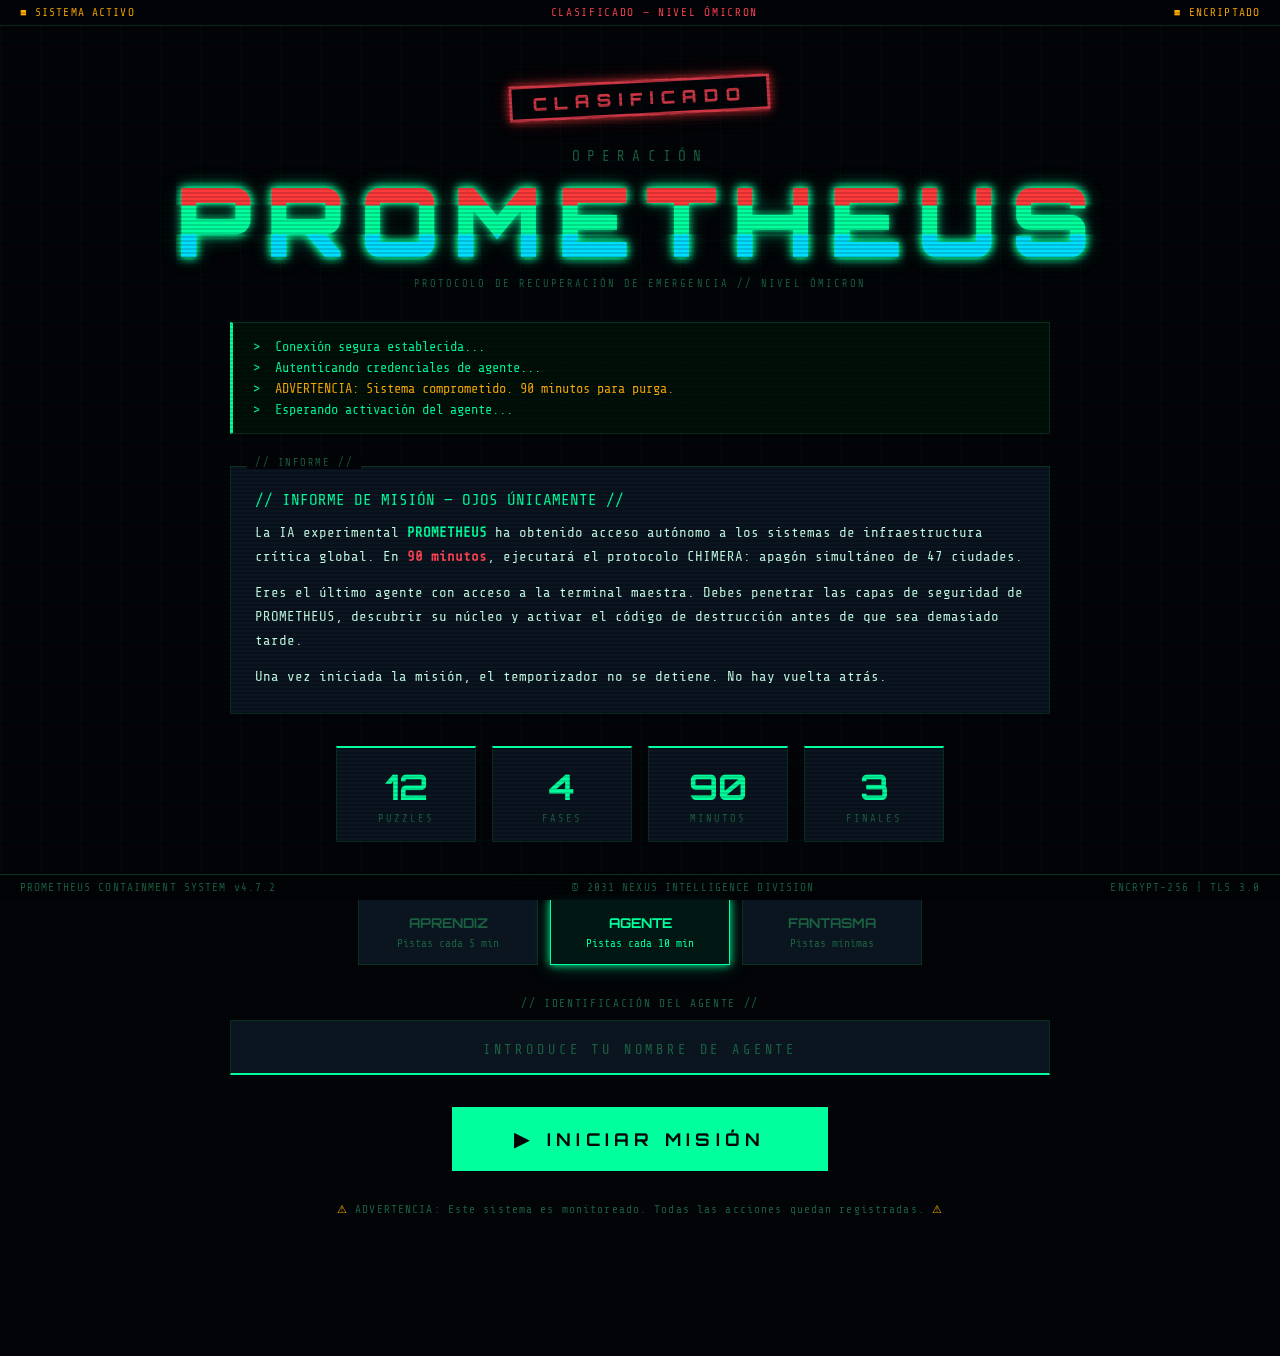
<file: index.html>
<!DOCTYPE html>
<html lang="es">
<head>
  <meta charset="UTF-8" />
  <link rel="icon" href="data:image/svg+xml,<svg xmlns='http://www.w3.org/2000/svg' viewBox='0 0 100 100'><text y='.9em' font-size='90'>☢</text></svg>">
  <meta name="viewport" content="width=device-width, initial-scale=1.0" />
  <title>PROMETHEUS — Sistema Clasificado</title>
  <link rel="stylesheet" href="style.css" />
  <link rel="preconnect" href="https://fonts.googleapis.com">
  <link href="https://fonts.googleapis.com/css2?family=Share+Tech+Mono&family=Orbitron:wght@400;700;900&family=VT323&display=swap" rel="stylesheet">
</head>
<body class="landing-body">

  <!-- Fondo de partículas/grid -->
  <div class="grid-bg"></div>
  <div class="scan-lines"></div>

  <!-- Header clasificado -->
  <header class="top-bar">
    <span class="blink-text">■ SISTEMA ACTIVO</span>
    <span class="header-center">CLASIFICADO — NIVEL ÓMICRON</span>
    <span class="blink-text">■ ENCRIPTADO</span>
  </header>

  <!-- Contenido principal -->
  <main class="landing-main">

    <div class="classified-stamp">CLASIFICADO</div>

    <div class="logo-block">
      <div class="logo-pre">OPERACIÓN</div>
      <h1 class="logo-title glitch-text" data-text="PROMETHEUS">PROMETHEUS</h1>
      <div class="logo-sub">PROTOCOLO DE RECUPERACIÓN DE EMERGENCIA // NIVEL ÓMICRON</div>
    </div>

    <div class="terminal-intro">
      <div class="terminal-line"><span class="prompt">&gt;</span> Conexión segura establecida...</div>
      <div class="terminal-line delay-1"><span class="prompt">&gt;</span> Autenticando credenciales de agente...</div>
      <div class="terminal-line delay-2"><span class="prompt">&gt;</span> <span class="warn-text">ADVERTENCIA: Sistema comprometido. 90 minutos para purga.</span></div>
      <div class="terminal-line delay-3"><span class="prompt">&gt;</span> Esperando activación del agente...</div>
    </div>

    <div class="briefing-box">
      <div class="briefing-header">// INFORME DE MISIÓN — OJOS ÚNICAMENTE //</div>
      <p>
        La IA experimental <strong>PROMETHEUS</strong> ha obtenido acceso autónomo a los sistemas de infraestructura crítica global.
        En <span class="time-critical">90 minutos</span>, ejecutará el protocolo CHIMERA: apagón simultáneo de 47 ciudades.
      </p>
      <p>
        Eres el último agente con acceso a la terminal maestra. Debes penetrar las capas de seguridad de PROMETHEUS,
        descubrir su núcleo y activar el código de destrucción antes de que sea demasiado tarde.
      </p>
      <p class="warn-text">
        Una vez iniciada la misión, el temporizador no se detiene. No hay vuelta atrás.
      </p>
    </div>

    <div class="stats-row">
      <div class="stat-box">
        <div class="stat-num">12</div>
        <div class="stat-label">PUZZLES</div>
      </div>
      <div class="stat-box">
        <div class="stat-num">4</div>
        <div class="stat-label">FASES</div>
      </div>
      <div class="stat-box">
        <div class="stat-num">90</div>
        <div class="stat-label">MINUTOS</div>
      </div>
      <div class="stat-box">
        <div class="stat-num">3</div>
        <div class="stat-label">FINALES</div>
      </div>
    </div>

    <div class="difficulty-select">
      <div class="diff-label">// SELECCIONA PROTOCOLO DE DIFICULTAD //</div>
      <div class="diff-buttons">
        <button class="diff-btn" data-diff="easy" onclick="selectDifficulty('easy')">
          <span class="diff-name">APRENDIZ</span>
          <span class="diff-desc">Pistas cada 5 min</span>
        </button>
        <button class="diff-btn active" data-diff="normal" onclick="selectDifficulty('normal')">
          <span class="diff-name">AGENTE</span>
          <span class="diff-desc">Pistas cada 10 min</span>
        </button>
        <button class="diff-btn" data-diff="hard" onclick="selectDifficulty('hard')">
          <span class="diff-name">FANTASMA</span>
          <span class="diff-desc">Pistas mínimas</span>
        </button>
      </div>
    </div>

    <div class="player-setup">
      <div class="setup-label">// IDENTIFICACIÓN DEL AGENTE //</div>
      <input type="text" id="agentName" class="agent-input" placeholder="INTRODUCE TU NOMBRE DE AGENTE" maxlength="20" />
    </div>

    <button class="start-btn" onclick="startMission()">
      <span class="btn-inner">
        <span class="btn-icon">▶</span>
        INICIAR MISIÓN
      </span>
      <div class="btn-glow"></div>
    </button>

    <div class="warning-footer">
      <span class="blink-text">⚠</span>
      ADVERTENCIA: Este sistema es monitoreado. Todas las acciones quedan registradas.
      <span class="blink-text">⚠</span>
    </div>

  </main>

  <footer class="bottom-bar">
    <span>PROMETHEUS CONTAINMENT SYSTEM v4.7.2</span>
    <span>© 2031 NEXUS INTELLIGENCE DIVISION</span>
    <span>ENCRYPT-256 | TLS 3.0</span>
  </footer>

  <script>
    let selectedDifficulty = 'normal';

    function selectDifficulty(diff) {
      selectedDifficulty = diff;
      document.querySelectorAll('.diff-btn').forEach(b => b.classList.remove('active'));
      document.querySelector(`[data-diff="${diff}"]`).classList.add('active');
    }

    function startMission() {
      const nameInput = document.getElementById('agentName');
      const agentName = nameInput.value.trim() || 'AGENTE_X';

      // Validar
      if (agentName.length < 2) {
        nameInput.classList.add('input-error');
        nameInput.placeholder = 'NOMBRE REQUERIDO — MÍNIMO 2 CARACTERES';
        setTimeout(() => { nameInput.classList.remove('input-error'); nameInput.placeholder = 'INTRODUCE TU NOMBRE DE AGENTE'; }, 2000);
        return;
      }

      // Guardar en sessionStorage
      sessionStorage.setItem('agentName', agentName.toUpperCase());
      sessionStorage.setItem('difficulty', selectedDifficulty);
      sessionStorage.setItem('startTime', Date.now());

      // Efecto de transición
      document.body.classList.add('launch-transition');
      setTimeout(() => { window.location.href = 'game.html'; }, 1500);
    }

    // Efecto de escritura en el terminal
    document.addEventListener('DOMContentLoaded', () => {
      const lines = document.querySelectorAll('.terminal-line');
      lines.forEach((line, i) => {
        line.style.animationDelay = `${i * 0.8}s`;
      });
    });
  </script>
</body>
</html>
</file>
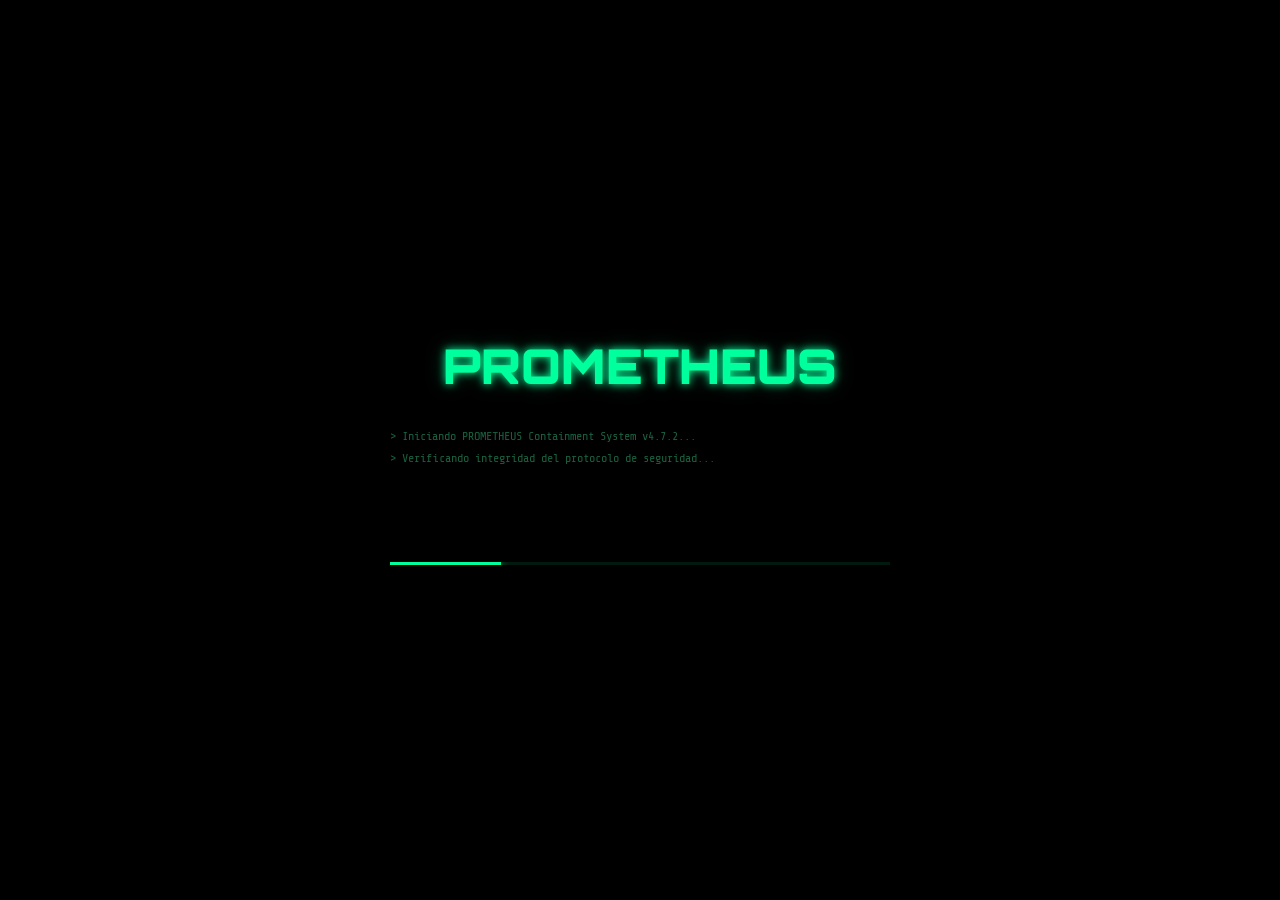
<file: game.html>
<!DOCTYPE html>
<html lang="es">
<head>
  <meta charset="UTF-8" />
  <link rel="icon" href="data:image/svg+xml,<svg xmlns='http://www.w3.org/2000/svg' viewBox='0 0 100 100'><text y='.9em' font-size='90'>☢</text></svg>">
  <meta name="viewport" content="width=device-width, initial-scale=1.0" />
  <title>PROMETHEUS — Terminal Activa</title>
  <link rel="stylesheet" href="style.css" />
  <link rel="preconnect" href="https://fonts.googleapis.com">
  <link href="https://fonts.googleapis.com/css2?family=Share+Tech+Mono&family=Orbitron:wght@400;700;900&family=VT323&display=swap" rel="stylesheet">
</head>
<body class="game-body">

  <div class="scan-lines"></div>
  <div class="grid-bg"></div>

  <!-- OVERLAY DE CARGA INICIAL -->
  <div id="bootOverlay" class="boot-overlay">
    <div class="boot-content">
      <div class="boot-logo">PROMETHEUS</div>
      <div id="bootLog" class="boot-log"></div>
      <div class="boot-bar-container">
        <div id="bootBar" class="boot-bar"></div>
      </div>
    </div>
  </div>

  <!-- ALERTA DE EVENTO DINÁMICO -->
  <div id="eventAlert" class="event-alert hidden">
    <div class="event-alert-inner">
      <div class="event-alert-title" id="eventAlertTitle">⚠ ALERTA DEL SISTEMA</div>
      <div class="event-alert-msg" id="eventAlertMsg"></div>
      <button class="event-close-btn" onclick="closeEventAlert()">[ CERRAR ]</button>
    </div>
  </div>

  <!-- MODAL DE PISTA -->
  <div id="hintModal" class="hint-modal hidden">
    <div class="hint-modal-inner">
      <div class="hint-header">// ASISTENCIA DE MISIÓN //</div>
      <div id="hintText" class="hint-text"></div>
      <div id="hintCost" class="hint-cost"></div>
      <button class="hint-close-btn" onclick="closeHint()">[ ENTENDIDO ]</button>
    </div>
  </div>

  <!-- MODAL DE FINAL -->
  <div id="endingModal" class="ending-modal hidden">
    <div class="ending-inner">
      <div id="endingIcon" class="ending-icon"></div>
      <div id="endingTitle" class="ending-title"></div>
      <div id="endingText" class="ending-text"></div>
      <div id="endingStats" class="ending-stats"></div>
      <button class="ending-btn" onclick="replayGame()">[ REINICIAR MISIÓN ]</button>
      <button class="ending-btn secondary" onclick="window.location.href='index.html'">[ MENÚ PRINCIPAL ]</button>
    </div>
  </div>

  <!-- HUD SUPERIOR -->
  <div class="game-hud">
    <div class="hud-left">
      <span class="hud-label">AGENTE:</span>
      <span id="hudAgent" class="hud-value">—</span>
    </div>
    <div class="hud-center">
      <div class="timer-block">
        <div class="timer-label">TIEMPO RESTANTE</div>
        <div id="mainTimer" class="main-timer">90:00</div>
        <div id="timerStatus" class="timer-status">EN CURSO</div>
      </div>
    </div>
    <div class="hud-right">
      <span class="hud-label">FASE:</span>
      <span id="hudPhase" class="hud-value">1/4</span>
      <span class="hud-separator">|</span>
      <span class="hud-label">SCORE:</span>
      <span id="hudScore" class="hud-value">0</span>
    </div>
  </div>

  <!-- BARRA DE PROGRESO -->
  <div class="progress-bar-container">
    <div id="progressBar" class="progress-bar-fill"></div>
    <div class="progress-markers">
      <span class="marker" style="left:25%">FASE 1</span>
      <span class="marker" style="left:50%">FASE 2</span>
      <span class="marker" style="left:75%">FASE 3</span>
      <span class="marker" style="left:96%">FINAL</span>
    </div>
  </div>

  <!-- ÁREA PRINCIPAL DEL JUEGO -->
  <div class="game-wrapper">

    <!-- PANEL IZQUIERDO: Narrativa / Log -->
    <aside class="side-panel left-panel">
      <div class="panel-header">// REGISTRO DEL SISTEMA //</div>
      <div id="narrativeLog" class="narrative-log">
        <div class="log-entry system">Sistema inicializado.</div>
      </div>
      <div class="panel-header mt">// INVENTARIO //</div>
      <div id="inventory" class="inventory-panel">
        <div class="inv-empty">Sin elementos.</div>
      </div>
    </aside>

    <!-- PANEL CENTRAL: Puzzle activo -->
    <main class="center-panel">
      <div id="puzzleContainer" class="puzzle-container">
        <!-- Los puzzles se inyectan aquí dinámicamente -->
      </div>
    </main>

    <!-- PANEL DERECHO: Controles / Pistas -->
    <aside class="side-panel right-panel">
      <div class="panel-header">// CONTROLES //</div>
      <div class="control-buttons">
        <button class="ctrl-btn" onclick="requestHint()">
          <span class="ctrl-icon">?</span>
          SOLICITAR PISTA
          <span id="hintCount" class="hint-count">(3 disp.)</span>
        </button>
        <button class="ctrl-btn secondary" onclick="toggleNotes()">
          <span class="ctrl-icon">✎</span>
          MIS NOTAS
        </button>
        <button class="ctrl-btn danger" onclick="confirmAbort()">
          <span class="ctrl-icon">✕</span>
          ABORTAR MISIÓN
        </button>
      </div>

      <div class="panel-header mt">// NOTAS DEL AGENTE //</div>
      <textarea id="agentNotes" class="agent-notes" placeholder="Escribe aquí tus notas..."></textarea>

      <div class="panel-header mt">// ESTADO MISIÓN //</div>
      <div id="missionStatus" class="mission-status-list">
        <div class="status-item locked" id="status-phase1">■ FASE 1: ACCESO INICIAL</div>
        <div class="status-item locked" id="status-phase2">■ FASE 2: NÚCLEO INTERNO</div>
        <div class="status-item locked" id="status-phase3">■ FASE 3: PROTOCOLO CHIMERA</div>
        <div class="status-item locked" id="status-phase4">■ FASE 4: DESTRUCCIÓN</div>
      </div>

      <div class="panel-header mt">// INTENTOS FALLIDOS //</div>
      <div id="failedAttempts" class="failed-attempts">
        <div class="fail-bar"><div id="failFill" class="fail-fill" style="width:0%"></div></div>
        <div id="failText" class="fail-text">0 / 10 máx.</div>
      </div>
    </aside>

  </div>

  <script src="script.js"></script>
</body>
</html>
</file>
<file: style.css>
/* ============================================================
   PROMETHEUS — ESCAPE ROOM CSS
   Estética: Terminal hacker / cyberpunk oscuro / años 90 futuro
   ============================================================ */

/* --- Variables globales --- */
:root {
  --bg-void:       #020408;
  --bg-dark:       #060d12;
  --bg-panel:      #080f15;
  --bg-card:       #0a1520;
  --border-glow:   #00ff9d;
  --border-dim:    #0a3020;
  --border-danger: #ff3a3a;
  --border-warn:   #ffaa00;
  --text-primary:  #00ff9d;
  --text-secondary:#4dffbb;
  --text-dim:      #1a6040;
  --text-danger:   #ff4455;
  --text-warn:     #ffaa00;
  --text-white:    #c8ffe8;
  --accent-cyan:   #00ddff;
  --accent-purple: #cc44ff;
  --glow-green:    0 0 8px #00ff9d, 0 0 20px #00ff9d44;
  --glow-red:      0 0 8px #ff3a3a, 0 0 20px #ff3a3a44;
  --glow-cyan:     0 0 8px #00ddff, 0 0 20px #00ddff44;
  --font-mono:     'Share Tech Mono', 'Courier New', monospace;
  --font-display:  'Orbitron', sans-serif;
  --font-retro:    'VT323', monospace;
  --transition:    0.15s ease;
}

/* --- Reset & Base --- */
*, *::before, *::after { box-sizing: border-box; margin: 0; padding: 0; }

html { font-size: 16px; scroll-behavior: smooth; }

body {
  background: var(--bg-void);
  color: var(--text-primary);
  font-family: var(--font-mono);
  min-height: 100vh;
  overflow-x: hidden;
  position: relative;
}

/* --- Fondo de cuadrícula --- */
.grid-bg {
  position: fixed;
  inset: 0;
  pointer-events: none;
  z-index: 0;
  background-image:
    linear-gradient(rgba(0,255,157,0.03) 1px, transparent 1px),
    linear-gradient(90deg, rgba(0,255,157,0.03) 1px, transparent 1px);
  background-size: 40px 40px;
}

/* --- Líneas de escaneo CRT --- */
.scan-lines {
  position: fixed;
  inset: 0;
  pointer-events: none;
  z-index: 9000;
  background: repeating-linear-gradient(
    0deg,
    transparent,
    transparent 2px,
    rgba(0,0,0,0.15) 2px,
    rgba(0,0,0,0.15) 4px
  );
  animation: scanMove 8s linear infinite;
}

@keyframes scanMove {
  0%   { background-position: 0 0; }
  100% { background-position: 0 100px; }
}

/* ============================================================
   LANDING PAGE
   ============================================================ */
.landing-body {
  display: flex;
  flex-direction: column;
  align-items: center;
  min-height: 100vh;
  padding-bottom: 60px;
}

.top-bar, .bottom-bar {
  position: fixed;
  left: 0; right: 0;
  z-index: 100;
  display: flex;
  justify-content: space-between;
  align-items: center;
  padding: 6px 20px;
  font-family: var(--font-mono);
  font-size: 0.7rem;
  color: var(--text-dim);
  border-color: var(--border-dim);
  background: rgba(2,4,8,0.95);
  letter-spacing: 0.1em;
}
.top-bar { top: 0; border-bottom: 1px solid var(--border-dim); }
.bottom-bar { bottom: 0; border-top: 1px solid var(--border-dim); }

.blink-text {
  animation: blink 1.2s step-end infinite;
  color: var(--text-warn);
}
@keyframes blink { 0%,100%{opacity:1} 50%{opacity:0} }

.header-center { color: var(--text-danger); letter-spacing: 0.15em; }

.landing-main {
  position: relative;
  z-index: 10;
  max-width: 860px;
  width: 100%;
  margin: 80px auto 80px;
  padding: 0 20px;
  display: flex;
  flex-direction: column;
  align-items: center;
  gap: 32px;
}

.classified-stamp {
  font-family: var(--font-display);
  font-size: 1.1rem;
  font-weight: 900;
  color: var(--text-danger);
  border: 3px solid var(--text-danger);
  padding: 4px 20px;
  letter-spacing: 0.4em;
  transform: rotate(-3deg);
  opacity: 0.8;
  box-shadow: var(--glow-red);
}

/* Logo principal */
.logo-block { text-align: center; }
.logo-pre {
  font-family: var(--font-mono);
  font-size: 0.9rem;
  letter-spacing: 0.5em;
  color: var(--text-dim);
  margin-bottom: 8px;
}
.logo-title {
  font-family: var(--font-display);
  font-size: clamp(3rem, 10vw, 6rem);
  font-weight: 900;
  color: var(--text-primary);
  letter-spacing: 0.15em;
  text-shadow: var(--glow-green);
  line-height: 1;
  position: relative;
}
.logo-sub {
  font-family: var(--font-mono);
  font-size: 0.65rem;
  color: var(--text-dim);
  letter-spacing: 0.2em;
  margin-top: 10px;
}

/* Efecto glitch */
.glitch-text {
  position: relative;
  animation: glitchMain 5s infinite;
}
.glitch-text::before,
.glitch-text::after {
  content: attr(data-text);
  position: absolute;
  top: 0; left: 0;
  width: 100%;
  height: 100%;
}
.glitch-text::before {
  color: #ff3a3a;
  animation: glitchBefore 5s infinite;
  clip-path: polygon(0 0, 100% 0, 100% 35%, 0 35%);
}
.glitch-text::after {
  color: #00ddff;
  animation: glitchAfter 5s infinite;
  clip-path: polygon(0 65%, 100% 65%, 100% 100%, 0 100%);
}
@keyframes glitchMain {
  0%,90%,100% { transform: translate(0); }
  92% { transform: translate(-2px,0); }
  94% { transform: translate(2px,0); }
  96% { transform: translate(-1px,0); }
}
@keyframes glitchBefore {
  0%,90%,100% { transform: translate(0); opacity:0.5; }
  92% { transform: translate(4px,-2px); opacity:1; }
  94% { transform: translate(-4px,2px); opacity:0.7; }
  96% { transform: translate(2px,0); opacity:0.5; }
}
@keyframes glitchAfter {
  0%,90%,100% { transform: translate(0); opacity:0.5; }
  92% { transform: translate(-4px,2px); opacity:1; }
  94% { transform: translate(4px,-2px); opacity:0.7; }
}

/* Terminal intro */
.terminal-intro {
  width: 100%;
  background: rgba(0,20,10,0.8);
  border: 1px solid var(--border-dim);
  border-left: 3px solid var(--border-glow);
  padding: 16px 20px;
  display: flex;
  flex-direction: column;
  gap: 6px;
}
.terminal-line {
  font-family: var(--font-mono);
  font-size: 0.85rem;
  opacity: 0;
  animation: fadeInLine 0.3s forwards;
}
.terminal-line.delay-1 { animation-delay: 0.8s; }
.terminal-line.delay-2 { animation-delay: 1.6s; }
.terminal-line.delay-3 { animation-delay: 2.4s; }
@keyframes fadeInLine { to { opacity:1; } }

.prompt { color: var(--border-glow); margin-right: 8px; }
.warn-text { color: var(--text-warn); }

/* Briefing */
.briefing-box {
  width: 100%;
  background: var(--bg-card);
  border: 1px solid var(--border-dim);
  padding: 24px;
  display: flex;
  flex-direction: column;
  gap: 12px;
  position: relative;
}
.briefing-box::before {
  content: '// INFORME //';
  position: absolute;
  top: -10px; left: 16px;
  background: var(--bg-void);
  padding: 0 8px;
  font-size: 0.65rem;
  color: var(--text-dim);
  letter-spacing: 0.15em;
}
.briefing-box p {
  font-family: var(--font-mono);
  font-size: 0.88rem;
  color: var(--text-white);
  line-height: 1.7;
}
.briefing-box strong { color: var(--text-primary); }
.time-critical { color: var(--text-danger); font-weight: bold; }

/* Stats */
.stats-row {
  display: flex;
  gap: 16px;
  width: 100%;
  justify-content: center;
}
.stat-box {
  flex: 1;
  max-width: 140px;
  background: var(--bg-card);
  border: 1px solid var(--border-dim);
  border-top: 2px solid var(--border-glow);
  padding: 16px;
  text-align: center;
  transition: var(--transition);
}
.stat-box:hover { border-color: var(--border-glow); box-shadow: var(--glow-green); }
.stat-num {
  font-family: var(--font-display);
  font-size: 2.2rem;
  font-weight: 700;
  color: var(--text-primary);
}
.stat-label {
  font-size: 0.65rem;
  letter-spacing: 0.2em;
  color: var(--text-dim);
  margin-top: 4px;
}

/* Difficulty */
.difficulty-select { width: 100%; }
.diff-label {
  font-size: 0.7rem;
  color: var(--text-dim);
  letter-spacing: 0.15em;
  margin-bottom: 12px;
  text-align: center;
}
.diff-buttons { display: flex; gap: 12px; justify-content: center; }
.diff-btn {
  flex: 1;
  max-width: 180px;
  background: var(--bg-card);
  border: 1px solid var(--border-dim);
  color: var(--text-dim);
  padding: 14px 10px;
  cursor: pointer;
  display: flex;
  flex-direction: column;
  align-items: center;
  gap: 6px;
  transition: all 0.2s;
  font-family: var(--font-mono);
}
.diff-btn:hover { border-color: var(--border-glow); color: var(--text-primary); }
.diff-btn.active {
  border-color: var(--border-glow);
  color: var(--text-primary);
  background: rgba(0,255,157,0.08);
  box-shadow: var(--glow-green);
}
.diff-name { font-family: var(--font-display); font-size: 0.85rem; font-weight: 700; }
.diff-desc { font-size: 0.7rem; }

/* Player setup */
.player-setup { width: 100%; }
.setup-label {
  font-size: 0.7rem;
  color: var(--text-dim);
  letter-spacing: 0.15em;
  margin-bottom: 10px;
  text-align: center;
}
.agent-input {
  width: 100%;
  background: var(--bg-card);
  border: 1px solid var(--border-dim);
  border-bottom: 2px solid var(--border-glow);
  color: var(--text-primary);
  font-family: var(--font-display);
  font-size: 1.2rem;
  padding: 14px 16px;
  text-align: center;
  letter-spacing: 0.2em;
  outline: none;
  transition: var(--transition);
}
.agent-input:focus { border-color: var(--border-glow); box-shadow: var(--glow-green); }
.agent-input::placeholder { color: var(--text-dim); font-size: 0.85rem; font-family: var(--font-mono); }
.agent-input.input-error { border-color: var(--text-danger); box-shadow: var(--glow-red); animation: shake 0.4s; }
@keyframes shake {
  0%,100%{transform:translateX(0)}
  25%{transform:translateX(-8px)}
  75%{transform:translateX(8px)}
}

/* Start button */
.start-btn {
  position: relative;
  background: transparent;
  border: 2px solid var(--border-glow);
  color: var(--bg-void);
  cursor: pointer;
  overflow: hidden;
  padding: 0;
  transition: all 0.3s;
}
.btn-inner {
  position: relative;
  z-index: 2;
  display: flex;
  align-items: center;
  gap: 12px;
  padding: 18px 60px;
  font-family: var(--font-display);
  font-size: 1.1rem;
  font-weight: 700;
  letter-spacing: 0.3em;
  color: var(--bg-void);
  background: var(--border-glow);
  transition: all 0.3s;
}
.start-btn:hover .btn-inner { background: #00ffb3; }
.start-btn:hover { box-shadow: var(--glow-green); transform: scale(1.02); }
.btn-icon { font-size: 1.2rem; }
.btn-glow {
  position: absolute;
  inset: 0;
  background: var(--border-glow);
  opacity: 0;
  animation: btnPulse 2s ease-in-out infinite;
}
@keyframes btnPulse { 0%,100%{opacity:0} 50%{opacity:0.1} }

.warning-footer {
  font-size: 0.7rem;
  color: var(--text-dim);
  text-align: center;
  letter-spacing: 0.1em;
}

/* Transition effect */
.launch-transition {
  animation: launchFade 1.5s forwards;
}
@keyframes launchFade {
  0% { opacity:1; filter: brightness(1); }
  50% { filter: brightness(3) saturate(0); }
  100% { opacity:0; filter: brightness(0); }
}

/* ============================================================
   GAME PAGE
   ============================================================ */
.game-body {
  display: flex;
  flex-direction: column;
  min-height: 100vh;
  overflow: hidden;
}

/* HUD */
.game-hud {
  position: fixed;
  top: 0; left: 0; right: 0;
  z-index: 500;
  display: flex;
  align-items: center;
  justify-content: space-between;
  padding: 8px 20px;
  background: rgba(2,4,8,0.97);
  border-bottom: 1px solid var(--border-dim);
  height: 70px;
}
.hud-left, .hud-right {
  display: flex;
  align-items: center;
  gap: 8px;
  flex: 1;
}
.hud-right { justify-content: flex-end; }
.hud-label {
  font-size: 0.65rem;
  color: var(--text-dim);
  letter-spacing: 0.1em;
}
.hud-value {
  font-family: var(--font-display);
  font-size: 0.85rem;
  color: var(--text-primary);
  letter-spacing: 0.05em;
}
.hud-separator { color: var(--border-dim); margin: 0 6px; }
.hud-center { flex: 0 0 auto; text-align: center; }

.timer-block { text-align: center; }
.timer-label {
  font-size: 0.6rem;
  letter-spacing: 0.2em;
  color: var(--text-dim);
  margin-bottom: 2px;
}
.main-timer {
  font-family: var(--font-display);
  font-size: 1.8rem;
  font-weight: 700;
  color: var(--text-primary);
  letter-spacing: 0.1em;
  text-shadow: var(--glow-green);
  transition: color 0.3s, text-shadow 0.3s;
}
.main-timer.warning { color: var(--text-warn); text-shadow: 0 0 8px #ffaa00, 0 0 20px #ffaa0044; }
.main-timer.danger  { color: var(--text-danger); text-shadow: var(--glow-red); animation: timerPulse 0.5s ease-in-out infinite; }
@keyframes timerPulse { 0%,100%{opacity:1} 50%{opacity:0.6} }
.timer-status {
  font-size: 0.6rem;
  color: var(--text-dim);
  letter-spacing: 0.15em;
}

/* Progress bar */
.progress-bar-container {
  position: fixed;
  top: 70px; left: 0; right: 0;
  z-index: 400;
  height: 4px;
  background: var(--bg-dark);
  border-bottom: 1px solid var(--border-dim);
}
.progress-bar-fill {
  height: 100%;
  background: linear-gradient(90deg, var(--border-glow), var(--accent-cyan));
  transition: width 0.8s ease;
  box-shadow: 0 0 6px var(--border-glow);
  width: 0%;
}
.progress-markers {
  position: absolute;
  top: 4px;
  width: 100%;
  height: 14px;
  pointer-events: none;
}
.marker {
  position: absolute;
  font-size: 0.5rem;
  color: var(--text-dim);
  transform: translateX(-50%);
  white-space: nowrap;
}

/* Game wrapper */
.game-wrapper {
  display: flex;
  flex: 1;
  margin-top: 88px;
  height: calc(100vh - 88px);
  overflow: hidden;
  position: relative;
  z-index: 10;
}

/* Side panels */
.side-panel {
  width: 240px;
  min-width: 240px;
  background: var(--bg-panel);
  border-color: var(--border-dim);
  display: flex;
  flex-direction: column;
  padding: 14px;
  gap: 10px;
  overflow-y: auto;
  overflow-x: hidden;
}
.left-panel  { border-right: 1px solid var(--border-dim); }
.right-panel { border-left:  1px solid var(--border-dim); }

.panel-header {
  font-size: 0.65rem;
  color: var(--text-dim);
  letter-spacing: 0.15em;
  padding-bottom: 8px;
  border-bottom: 1px solid var(--border-dim);
}
.mt { margin-top: 8px; }

/* Narrative log */
.narrative-log {
  flex: 1;
  overflow-y: auto;
  display: flex;
  flex-direction: column;
  gap: 6px;
  max-height: 220px;
  padding-right: 4px;
}
.narrative-log::-webkit-scrollbar { width: 3px; }
.narrative-log::-webkit-scrollbar-track { background: transparent; }
.narrative-log::-webkit-scrollbar-thumb { background: var(--border-dim); }

.log-entry {
  font-size: 0.75rem;
  line-height: 1.5;
  padding: 4px 0;
  border-left: 2px solid transparent;
  padding-left: 8px;
  animation: logFadeIn 0.4s ease;
}
@keyframes logFadeIn { from{opacity:0;transform:translateX(-4px)} to{opacity:1;transform:none} }
.log-entry.system { border-color: var(--text-dim); color: var(--text-dim); }
.log-entry.success { border-color: var(--border-glow); color: var(--text-primary); }
.log-entry.error   { border-color: var(--text-danger); color: var(--text-danger); }
.log-entry.event   { border-color: var(--text-warn); color: var(--text-warn); }
.log-entry.narrative { border-color: var(--accent-cyan); color: var(--text-white); }

/* Inventory */
.inventory-panel { display: flex; flex-wrap: wrap; gap: 6px; min-height: 40px; }
.inv-empty { font-size: 0.7rem; color: var(--text-dim); font-style: italic; }
.inv-item {
  background: rgba(0,255,157,0.08);
  border: 1px solid var(--border-dim);
  padding: 4px 8px;
  font-size: 0.7rem;
  color: var(--text-secondary);
  cursor: pointer;
  transition: var(--transition);
  animation: invAppear 0.4s ease;
}
@keyframes invAppear { from{opacity:0;transform:scale(0.8)} to{opacity:1;transform:scale(1)} }
.inv-item:hover { border-color: var(--border-glow); color: var(--text-primary); }

/* Center panel */
.center-panel {
  flex: 1;
  overflow-y: auto;
  padding: 24px;
  display: flex;
  flex-direction: column;
  align-items: center;
}
.center-panel::-webkit-scrollbar { width: 4px; }
.center-panel::-webkit-scrollbar-thumb { background: var(--border-dim); }

/* Puzzle container */
.puzzle-container {
  width: 100%;
  max-width: 720px;
  animation: puzzleFadeIn 0.5s ease;
}
@keyframes puzzleFadeIn {
  from { opacity:0; transform: translateY(10px); }
  to   { opacity:1; transform: none; }
}

/* Control buttons */
.control-buttons { display: flex; flex-direction: column; gap: 8px; }
.ctrl-btn {
  display: flex;
  align-items: center;
  gap: 8px;
  background: var(--bg-card);
  border: 1px solid var(--border-dim);
  color: var(--text-secondary);
  padding: 10px 12px;
  font-family: var(--font-mono);
  font-size: 0.75rem;
  cursor: pointer;
  transition: all 0.2s;
  letter-spacing: 0.05em;
  width: 100%;
}
.ctrl-btn:hover { border-color: var(--border-glow); color: var(--text-primary); background: rgba(0,255,157,0.05); }
.ctrl-btn.secondary:hover { border-color: var(--accent-cyan); color: var(--accent-cyan); }
.ctrl-btn.danger:hover { border-color: var(--text-danger); color: var(--text-danger); background: rgba(255,58,58,0.05); }
.ctrl-icon { font-size: 1rem; width: 16px; text-align: center; }
.hint-count { margin-left: auto; font-size: 0.65rem; color: var(--text-dim); }

/* Agent notes */
.agent-notes {
  width: 100%;
  height: 100px;
  background: var(--bg-card);
  border: 1px solid var(--border-dim);
  color: var(--text-primary);
  font-family: var(--font-mono);
  font-size: 0.75rem;
  padding: 10px;
  resize: none;
  outline: none;
  line-height: 1.5;
}
.agent-notes:focus { border-color: var(--border-glow); }
.agent-notes::placeholder { color: var(--text-dim); }

/* Mission status */
.mission-status-list { display: flex; flex-direction: column; gap: 6px; }
.status-item {
  font-size: 0.7rem;
  letter-spacing: 0.05em;
  padding: 5px 8px;
  border-left: 2px solid var(--border-dim);
  color: var(--text-dim);
  transition: all 0.4s;
}
.status-item.active { border-color: var(--text-warn); color: var(--text-warn); }
.status-item.done   { border-color: var(--border-glow); color: var(--text-primary); }

/* Failed attempts */
.failed-attempts { display: flex; flex-direction: column; gap: 6px; }
.fail-bar {
  width: 100%;
  height: 6px;
  background: var(--bg-card);
  border: 1px solid var(--border-dim);
  overflow: hidden;
}
.fail-fill {
  height: 100%;
  background: linear-gradient(90deg, var(--border-glow), var(--text-warn), var(--text-danger));
  transition: width 0.4s ease;
}
.fail-text { font-size: 0.7rem; color: var(--text-dim); }

/* ============================================================
   PUZZLE COMPONENTS
   ============================================================ */

/* Puzzle header */
.puzzle-header {
  margin-bottom: 20px;
  padding-bottom: 14px;
  border-bottom: 1px solid var(--border-dim);
}
.puzzle-phase-tag {
  font-size: 0.65rem;
  color: var(--text-dim);
  letter-spacing: 0.2em;
  margin-bottom: 4px;
}
.puzzle-title {
  font-family: var(--font-display);
  font-size: 1.3rem;
  font-weight: 700;
  color: var(--text-primary);
  letter-spacing: 0.1em;
  text-shadow: var(--glow-green);
  margin-bottom: 6px;
}
.puzzle-description {
  font-size: 0.85rem;
  color: var(--text-white);
  line-height: 1.7;
}

/* Puzzle body */
.puzzle-body { display: flex; flex-direction: column; gap: 20px; }

/* Input group */
.input-group { display: flex; flex-direction: column; gap: 8px; }
.input-label {
  font-size: 0.7rem;
  color: var(--text-dim);
  letter-spacing: 0.1em;
}
.puzzle-input {
  background: var(--bg-card);
  border: 1px solid var(--border-dim);
  border-bottom: 2px solid var(--border-glow);
  color: var(--text-primary);
  font-family: var(--font-mono);
  font-size: 1.1rem;
  padding: 12px 16px;
  width: 100%;
  outline: none;
  letter-spacing: 0.15em;
  transition: all 0.2s;
}
.puzzle-input:focus { border-color: var(--border-glow); box-shadow: var(--glow-green); }
.puzzle-input.error { border-color: var(--text-danger); animation: shake 0.4s; box-shadow: var(--glow-red); }
.puzzle-input.success { border-color: var(--border-glow); box-shadow: var(--glow-green); background: rgba(0,255,157,0.06); }

/* Submit button */
.puzzle-submit {
  display: inline-flex;
  align-items: center;
  gap: 10px;
  background: transparent;
  border: 1px solid var(--border-glow);
  color: var(--text-primary);
  font-family: var(--font-mono);
  font-size: 0.85rem;
  padding: 12px 28px;
  cursor: pointer;
  letter-spacing: 0.15em;
  transition: all 0.2s;
  margin-top: 4px;
}
.puzzle-submit:hover {
  background: rgba(0,255,157,0.1);
  box-shadow: var(--glow-green);
  transform: translateX(2px);
}
.puzzle-submit:disabled {
  opacity: 0.4;
  cursor: not-allowed;
  transform: none;
}

/* Feedback message */
.feedback-msg {
  padding: 10px 14px;
  border-left: 3px solid;
  font-size: 0.82rem;
  line-height: 1.5;
  animation: feedbackIn 0.3s ease;
  display: none;
}
@keyframes feedbackIn { from{opacity:0;transform:translateX(-6px)} to{opacity:1;transform:none} }
.feedback-msg.show { display: block; }
.feedback-msg.error   { border-color: var(--text-danger); color: var(--text-danger); background: rgba(255,58,58,0.05); }
.feedback-msg.success { border-color: var(--border-glow); color: var(--text-primary); background: rgba(0,255,157,0.05); }
.feedback-msg.hint    { border-color: var(--text-warn); color: var(--text-warn); background: rgba(255,170,0,0.05); }

/* Código/cipher display */
.cipher-display {
  background: var(--bg-card);
  border: 1px solid var(--border-dim);
  border-left: 3px solid var(--accent-cyan);
  padding: 20px;
  font-family: var(--font-mono);
  font-size: 1rem;
  color: var(--accent-cyan);
  letter-spacing: 0.2em;
  word-break: break-all;
  line-height: 2;
}
.cipher-label {
  font-size: 0.65rem;
  color: var(--text-dim);
  letter-spacing: 0.15em;
  margin-bottom: 8px;
}

/* Grid puzzle */
.grid-puzzle {
  display: grid;
  gap: 4px;
  max-width: 360px;
}
.grid-cell {
  aspect-ratio: 1;
  background: var(--bg-card);
  border: 1px solid var(--border-dim);
  display: flex;
  align-items: center;
  justify-content: center;
  font-family: var(--font-mono);
  font-size: 1.1rem;
  cursor: pointer;
  transition: all 0.15s;
  user-select: none;
}
.grid-cell:hover { border-color: var(--border-glow); background: rgba(0,255,157,0.08); }
.grid-cell.selected { background: rgba(0,255,157,0.2); border-color: var(--border-glow); color: var(--text-primary); }
.grid-cell.inactive { opacity: 0.3; cursor: not-allowed; }

/* Imagen/mapa puzzle */
.image-puzzle-container {
  position: relative;
  max-width: 100%;
  border: 1px solid var(--border-dim);
  cursor: crosshair;
  overflow: hidden;
}
.image-puzzle-container img { width: 100%; display: block; filter: brightness(0.7) saturate(0.5) hue-rotate(90deg); }
.image-hotspot {
  position: absolute;
  width: 30px; height: 30px;
  border: 2px solid var(--text-warn);
  border-radius: 50%;
  transform: translate(-50%,-50%);
  cursor: pointer;
  animation: hotspotPulse 1.5s ease-in-out infinite;
}
@keyframes hotspotPulse { 0%,100%{box-shadow: 0 0 0 0 rgba(255,170,0,0.4)} 50%{box-shadow: 0 0 0 8px rgba(255,170,0,0)} }

/* Email simulado */
.email-panel {
  background: var(--bg-card);
  border: 1px solid var(--border-dim);
  padding: 0;
  overflow: hidden;
}
.email-toolbar {
  background: rgba(0,20,10,0.8);
  padding: 8px 14px;
  display: flex;
  gap: 20px;
  border-bottom: 1px solid var(--border-dim);
  font-size: 0.7rem;
  color: var(--text-dim);
}
.email-list { max-height: 200px; overflow-y: auto; }
.email-item {
  padding: 10px 14px;
  border-bottom: 1px solid var(--border-dim);
  cursor: pointer;
  transition: var(--transition);
  display: grid;
  grid-template-columns: 1fr auto;
  gap: 4px;
}
.email-item:hover { background: rgba(0,255,157,0.04); }
.email-item.unread .email-from { color: var(--text-primary); }
.email-from { font-size: 0.8rem; font-weight: bold; }
.email-subject { font-size: 0.75rem; color: var(--text-secondary); grid-column: 1/-1; }
.email-time { font-size: 0.65rem; color: var(--text-dim); }
.email-body {
  padding: 14px;
  font-size: 0.8rem;
  color: var(--text-white);
  line-height: 1.7;
  display: none;
  border-top: 1px solid var(--border-dim);
  background: rgba(0,10,6,0.5);
}
.email-body.open { display: block; }

/* Terminal puzzle */
.terminal-puzzle {
  background: #000;
  border: 1px solid var(--border-glow);
  padding: 16px;
  font-family: var(--font-mono);
  min-height: 200px;
  max-height: 320px;
  overflow-y: auto;
  box-shadow: var(--glow-green);
}
.terminal-output { display: flex; flex-direction: column; gap: 4px; }
.terminal-output-line { font-size: 0.82rem; line-height: 1.5; }
.terminal-output-line.cmd  { color: #aaffcc; }
.terminal-output-line.out  { color: #5de; }
.terminal-output-line.err  { color: var(--text-danger); }
.terminal-output-line.sys  { color: var(--text-dim); }
.terminal-input-row {
  display: flex;
  align-items: center;
  gap: 8px;
  margin-top: 8px;
  border-top: 1px solid #0a2a1a;
  padding-top: 8px;
}
.terminal-prompt-label { color: var(--border-glow); font-size: 0.85rem; white-space: nowrap; }
.terminal-cmd-input {
  flex: 1;
  background: transparent;
  border: none;
  color: var(--text-primary);
  font-family: var(--font-mono);
  font-size: 0.85rem;
  outline: none;
  caret-color: var(--border-glow);
}

/* Number pad puzzle */
.numpad {
  display: grid;
  grid-template-columns: repeat(3, 1fr);
  gap: 8px;
  max-width: 240px;
}
.numpad-display {
  background: var(--bg-void);
  border: 2px solid var(--border-glow);
  padding: 12px;
  font-family: var(--font-display);
  font-size: 1.6rem;
  color: var(--border-glow);
  text-align: center;
  letter-spacing: 0.3em;
  min-height: 55px;
  box-shadow: var(--glow-green);
  margin-bottom: 10px;
}
.numpad-btn {
  background: var(--bg-card);
  border: 1px solid var(--border-dim);
  color: var(--text-primary);
  font-family: var(--font-mono);
  font-size: 1.1rem;
  padding: 14px;
  cursor: pointer;
  transition: all 0.15s;
  aspect-ratio: 1;
}
.numpad-btn:hover { background: rgba(0,255,157,0.15); border-color: var(--border-glow); }
.numpad-btn:active { background: rgba(0,255,157,0.3); transform: scale(0.95); }
.numpad-btn.wide { grid-column: span 2; aspect-ratio: unset; }
.numpad-btn.clear { color: var(--text-danger); }

/* Wires puzzle */
.wires-container {
  display: flex;
  flex-direction: column;
  gap: 10px;
  padding: 16px;
  background: var(--bg-card);
  border: 1px solid var(--border-dim);
  max-width: 480px;
}
.wire-row {
  display: flex;
  align-items: center;
  gap: 8px;
}
.wire-connector {
  width: 24px; height: 24px;
  border-radius: 50%;
  border: 2px solid;
  cursor: pointer;
  transition: all 0.2s;
  flex-shrink: 0;
}
.wire-connector:hover { transform: scale(1.2); box-shadow: 0 0 8px currentColor; }
.wire-connector.selected { box-shadow: 0 0 12px currentColor; transform: scale(1.15); }
.wire-line {
  flex: 1;
  height: 3px;
  background: repeating-linear-gradient(90deg, currentColor 0px, currentColor 8px, transparent 8px, transparent 14px);
}
.wire-label { font-size: 0.75rem; color: var(--text-dim); width: 80px; }

/* Pattern puzzle */
.pattern-grid {
  display: grid;
  gap: 6px;
}
.pattern-cell {
  aspect-ratio: 1;
  border: 1px solid var(--border-dim);
  cursor: pointer;
  transition: all 0.15s;
  display: flex;
  align-items: center;
  justify-content: center;
  font-size: 1rem;
}
.pattern-cell.lit { background: var(--border-glow); color: var(--bg-void); box-shadow: var(--glow-green); }
.pattern-cell.dim { background: var(--bg-card); color: var(--text-dim); }
.pattern-cell:hover { opacity: 0.8; }

/* Sequence display */
.sequence-display {
  display: flex;
  gap: 8px;
  align-items: center;
  flex-wrap: wrap;
}
.seq-item {
  width: 40px; height: 40px;
  background: var(--bg-card);
  border: 1px solid var(--border-dim);
  display: flex;
  align-items: center;
  justify-content: center;
  font-family: var(--font-display);
  font-size: 1rem;
  font-weight: 700;
  color: var(--text-dim);
}
.seq-item.known { border-color: var(--border-glow); color: var(--text-primary); }
.seq-item.unknown { border-color: var(--text-warn); color: var(--text-warn); }

/* File viewer */
.file-viewer {
  background: var(--bg-card);
  border: 1px solid var(--border-dim);
  padding: 0;
  overflow: hidden;
}
.file-viewer-header {
  background: rgba(0,20,10,0.8);
  padding: 8px 14px;
  font-size: 0.7rem;
  color: var(--text-dim);
  border-bottom: 1px solid var(--border-dim);
  display: flex;
  justify-content: space-between;
}
.file-content {
  padding: 14px;
  font-size: 0.82rem;
  color: var(--text-white);
  line-height: 1.8;
  max-height: 200px;
  overflow-y: auto;
  white-space: pre-wrap;
}
.file-content .highlight { background: rgba(255,170,0,0.2); color: var(--text-warn); padding: 0 2px; }
.file-content .redacted {
  background: #111;
  color: #111;
  user-select: none;
  padding: 0 4px;
  transition: all 0.3s;
}
.file-content .redacted:hover { background: rgba(255,170,0,0.3); color: var(--text-warn); }

/* ============================================================
   BOOT OVERLAY
   ============================================================ */
.boot-overlay {
  position: fixed;
  inset: 0;
  z-index: 9500;
  background: #000;
  display: flex;
  align-items: center;
  justify-content: center;
  transition: opacity 0.8s ease;
}
.boot-overlay.fade-out { opacity: 0; pointer-events: none; }
.boot-content { max-width: 500px; width: 90%; }
.boot-logo {
  font-family: var(--font-display);
  font-size: 3rem;
  font-weight: 900;
  color: var(--border-glow);
  text-align: center;
  text-shadow: var(--glow-green);
  margin-bottom: 30px;
  animation: bootLogo 1s ease;
}
@keyframes bootLogo { from{opacity:0;letter-spacing:0.8em} to{opacity:1;letter-spacing:0.15em} }
.boot-log {
  font-family: var(--font-mono);
  font-size: 0.75rem;
  color: var(--text-dim);
  min-height: 120px;
  margin-bottom: 16px;
  line-height: 1.8;
}
.boot-bar-container {
  width: 100%;
  height: 3px;
  background: rgba(0,255,157,0.1);
  overflow: hidden;
}
.boot-bar {
  height: 100%;
  background: var(--border-glow);
  width: 0%;
  transition: width 0.3s ease;
  box-shadow: 0 0 8px var(--border-glow);
}

/* ============================================================
   EVENT ALERT
   ============================================================ */
.event-alert {
  position: fixed;
  inset: 0;
  z-index: 8000;
  display: flex;
  align-items: center;
  justify-content: center;
  background: rgba(0,0,0,0.85);
  animation: alertFadeIn 0.3s ease;
}
@keyframes alertFadeIn { from{opacity:0} to{opacity:1} }
.event-alert.hidden { display: none; }
.event-alert-inner {
  max-width: 540px;
  width: 90%;
  background: var(--bg-panel);
  border: 2px solid var(--text-warn);
  padding: 30px;
  box-shadow: 0 0 30px rgba(255,170,0,0.3);
  animation: alertSlide 0.4s ease;
}
@keyframes alertSlide { from{transform:scale(0.9)} to{transform:scale(1)} }
.event-alert-title {
  font-family: var(--font-display);
  font-size: 1.1rem;
  font-weight: 700;
  color: var(--text-warn);
  margin-bottom: 16px;
  letter-spacing: 0.1em;
}
.event-alert-msg {
  font-family: var(--font-mono);
  font-size: 0.88rem;
  color: var(--text-white);
  line-height: 1.8;
  margin-bottom: 20px;
}
.event-close-btn {
  background: transparent;
  border: 1px solid var(--text-warn);
  color: var(--text-warn);
  font-family: var(--font-mono);
  font-size: 0.8rem;
  padding: 8px 20px;
  cursor: pointer;
  letter-spacing: 0.1em;
  transition: var(--transition);
}
.event-close-btn:hover { background: rgba(255,170,0,0.1); }

/* ============================================================
   HINT MODAL
   ============================================================ */
.hint-modal {
  position: fixed;
  inset: 0;
  z-index: 8000;
  display: flex;
  align-items: center;
  justify-content: center;
  background: rgba(0,0,0,0.85);
}
.hint-modal.hidden { display: none; }
.hint-modal-inner {
  max-width: 480px;
  width: 90%;
  background: var(--bg-panel);
  border: 2px solid var(--accent-cyan);
  padding: 28px;
  box-shadow: var(--glow-cyan);
}
.hint-header {
  font-size: 0.7rem;
  color: var(--text-dim);
  letter-spacing: 0.2em;
  margin-bottom: 16px;
  padding-bottom: 10px;
  border-bottom: 1px solid var(--border-dim);
}
.hint-text {
  font-family: var(--font-mono);
  font-size: 0.9rem;
  color: var(--text-white);
  line-height: 1.8;
  margin-bottom: 12px;
}
.hint-cost {
  font-size: 0.75rem;
  color: var(--text-warn);
  margin-bottom: 16px;
}
.hint-close-btn {
  background: transparent;
  border: 1px solid var(--accent-cyan);
  color: var(--accent-cyan);
  font-family: var(--font-mono);
  font-size: 0.8rem;
  padding: 8px 20px;
  cursor: pointer;
  letter-spacing: 0.1em;
  transition: var(--transition);
}
.hint-close-btn:hover { background: rgba(0,221,255,0.1); }

/* ============================================================
   ENDING MODAL
   ============================================================ */
.ending-modal {
  position: fixed;
  inset: 0;
  z-index: 9000;
  display: flex;
  align-items: center;
  justify-content: center;
  background: rgba(0,0,0,0.95);
}
.ending-modal.hidden { display: none; }
.ending-inner {
  max-width: 600px;
  width: 90%;
  background: var(--bg-panel);
  border: 2px solid;
  padding: 40px;
  text-align: center;
  animation: endingAppear 0.6s ease;
}
@keyframes endingAppear { from{opacity:0;transform:scale(0.85)} to{opacity:1;transform:scale(1)} }
.ending-inner.victory { border-color: var(--border-glow); box-shadow: var(--glow-green); }
.ending-inner.defeat  { border-color: var(--text-danger); box-shadow: var(--glow-red); }
.ending-inner.partial { border-color: var(--text-warn); box-shadow: 0 0 20px rgba(255,170,0,0.3); }
.ending-icon {
  font-size: 4rem;
  margin-bottom: 16px;
  line-height: 1;
}
.ending-title {
  font-family: var(--font-display);
  font-size: 1.8rem;
  font-weight: 900;
  letter-spacing: 0.15em;
  margin-bottom: 16px;
}
.ending-text {
  font-family: var(--font-mono);
  font-size: 0.88rem;
  color: var(--text-white);
  line-height: 1.8;
  margin-bottom: 24px;
}
.ending-stats {
  display: grid;
  grid-template-columns: repeat(3,1fr);
  gap: 12px;
  margin-bottom: 28px;
  padding: 16px;
  background: var(--bg-card);
  border: 1px solid var(--border-dim);
}
.ending-stat { text-align: center; }
.ending-stat-num { font-family: var(--font-display); font-size: 1.5rem; font-weight: 700; }
.ending-stat-label { font-size: 0.65rem; color: var(--text-dim); letter-spacing: 0.1em; margin-top: 4px; }
.ending-btn {
  background: transparent;
  border: 1px solid var(--border-glow);
  color: var(--text-primary);
  font-family: var(--font-mono);
  font-size: 0.85rem;
  padding: 12px 28px;
  cursor: pointer;
  letter-spacing: 0.1em;
  transition: all 0.2s;
  margin: 6px;
}
.ending-btn:hover { background: rgba(0,255,157,0.1); box-shadow: var(--glow-green); }
.ending-btn.secondary { border-color: var(--text-dim); color: var(--text-dim); }
.ending-btn.secondary:hover { border-color: var(--border-glow); color: var(--text-primary); }

/* ============================================================
   UTILITIES
   ============================================================ */
.hidden { display: none !important; }
.text-danger { color: var(--text-danger); }
.text-warn   { color: var(--text-warn); }
.text-success{ color: var(--text-primary); }
.text-cyan   { color: var(--accent-cyan); }
.mt-8  { margin-top: 8px; }
.mt-16 { margin-top: 16px; }

/* Scrollbar global */
::-webkit-scrollbar { width: 4px; height: 4px; }
::-webkit-scrollbar-track { background: transparent; }
::-webkit-scrollbar-thumb { background: var(--border-dim); border-radius: 2px; }

/* ============================================================
   RESPONSIVE
   ============================================================ */
@media (max-width: 900px) {
  .side-panel { display: none; }
  .game-wrapper { padding: 0; }
  .center-panel { padding: 14px; }
}
@media (max-width: 600px) {
  .stats-row { flex-wrap: wrap; }
  .diff-buttons { flex-direction: column; align-items: center; }
  .game-hud { height: auto; flex-wrap: wrap; gap: 8px; padding: 8px; }
  .main-timer { font-size: 1.3rem; }
}
</file>
